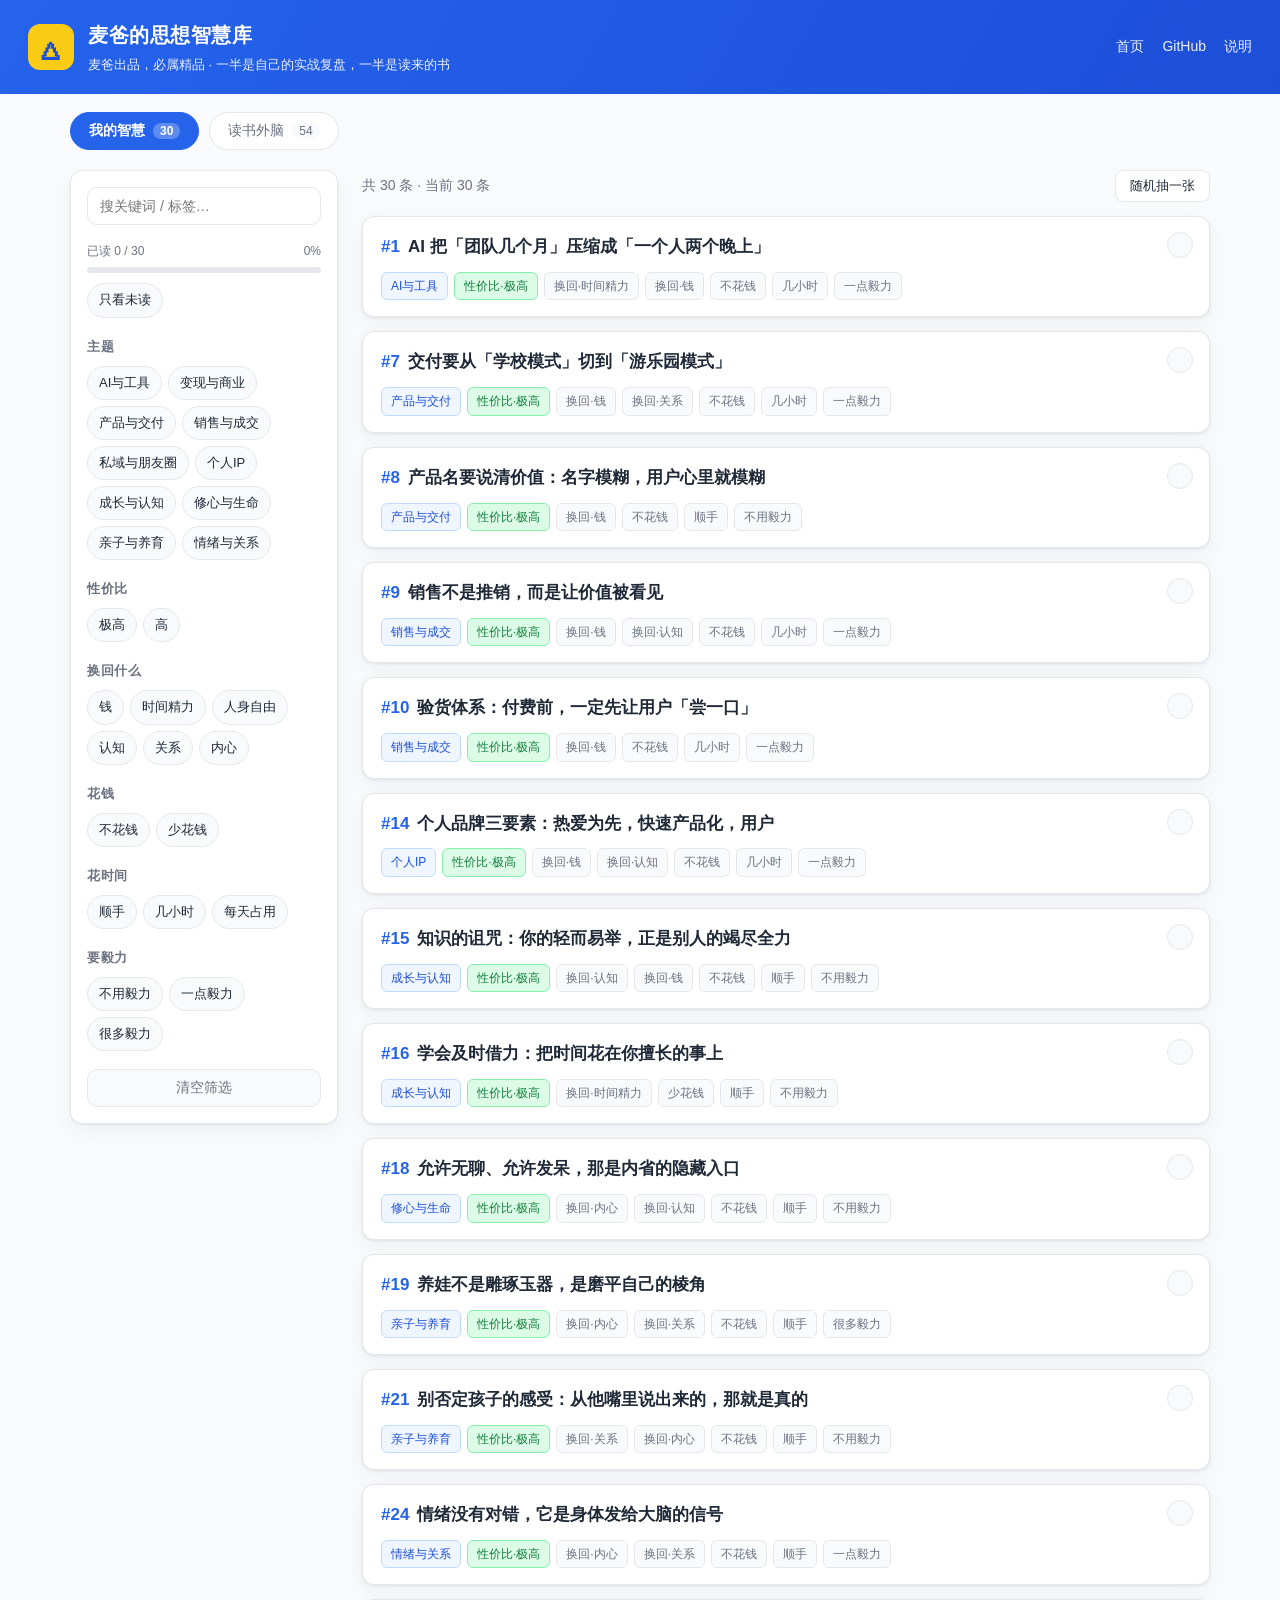
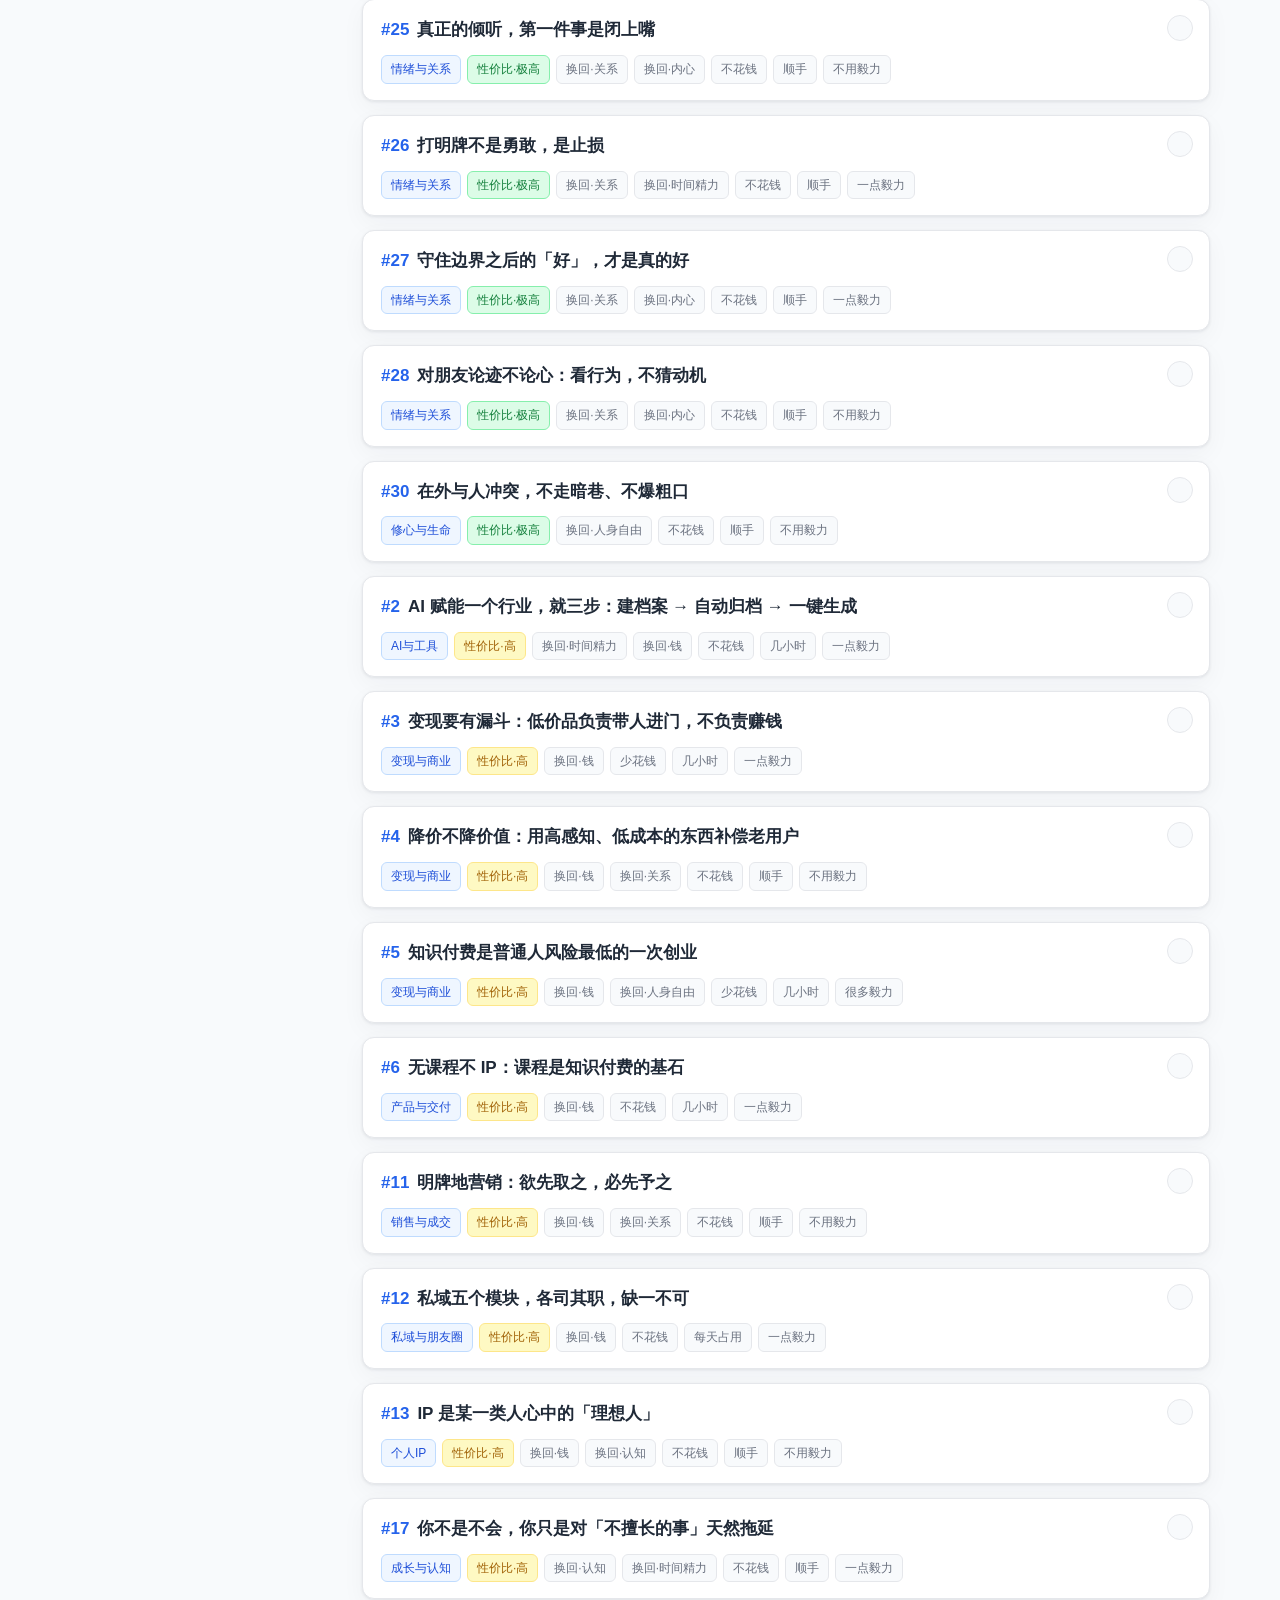
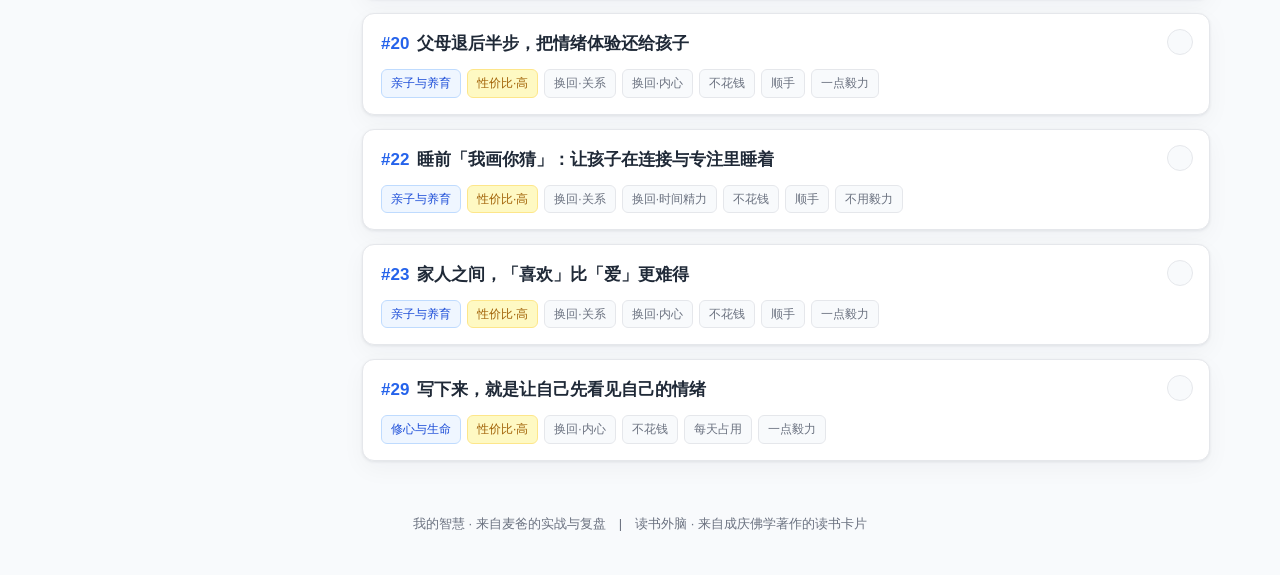
<file: index.html>
<!DOCTYPE html>
<html lang="zh-CN">
<head>
  <meta charset="UTF-8" />
  <meta name="viewport" content="width=device-width, initial-scale=1.0" />
  <title>麦爸的思想智慧库</title>
  <meta name="description" content="麦爸出品，必属精品 —— 我的智慧 + 读书外脑，一份能筛选的个人智慧合集。" />
  <link rel="stylesheet" href="assets/style.css" />
</head>
<body>
  <header class="site-header">
    <div class="brand">
      <span class="logo">🜂</span>
      <div>
        <h1>麦爸的思想智慧库</h1>
        <p class="tagline">麦爸出品，必属精品 · 一半是自己的实战复盘，一半是读来的书</p>
      </div>
    </div>
    <nav class="topnav">
      <a href="./">首页</a>
      <a href="https://github.com/xie666888/maiba-wisdom" target="_blank" rel="noopener">GitHub</a>
      <a href="README.md" target="_blank">说明</a>
    </nav>
  </header>

  <nav class="tabs" id="tabs"><!-- 双库切换由 app.js 生成 --></nav>

  <div class="layout">
    <aside class="sidebar" id="sidebar">
      <div class="search-box">
        <input type="search" id="search" placeholder="搜关键词 / 标签…" autocomplete="off" />
      </div>
      <div class="progress" id="progress"></div>
      <div id="filters"><!-- 筛选器由 app.js 动态生成 --></div>
      <button class="clear-btn" id="clearFilters">清空筛选</button>
    </aside>

    <main class="content">
      <div class="result-bar">
        <span id="count">加载中…</span>
        <div class="result-actions">
          <button class="ghost-btn" id="randomBtn" title="从当前筛选结果里随机抽一张">随机抽一张</button>
          <button class="toggle-sidebar" id="toggleSidebar">筛选 ▾</button>
        </div>
      </div>
      <ul class="entry-list" id="entryList"></ul>
      <p class="empty-hint" id="emptyHint" hidden>没有匹配的条目。去掉一个筛选条件，或换个更短的关键词。</p>
    </main>
  </div>

  <footer class="site-footer">
    <span>我的智慧 · 来自麦爸的实战与复盘　|　读书外脑 · 来自成庆佛学著作的读书卡片</span>
  </footer>

  <script src="assets/app.js"></script>
</body>
</html>
</file>
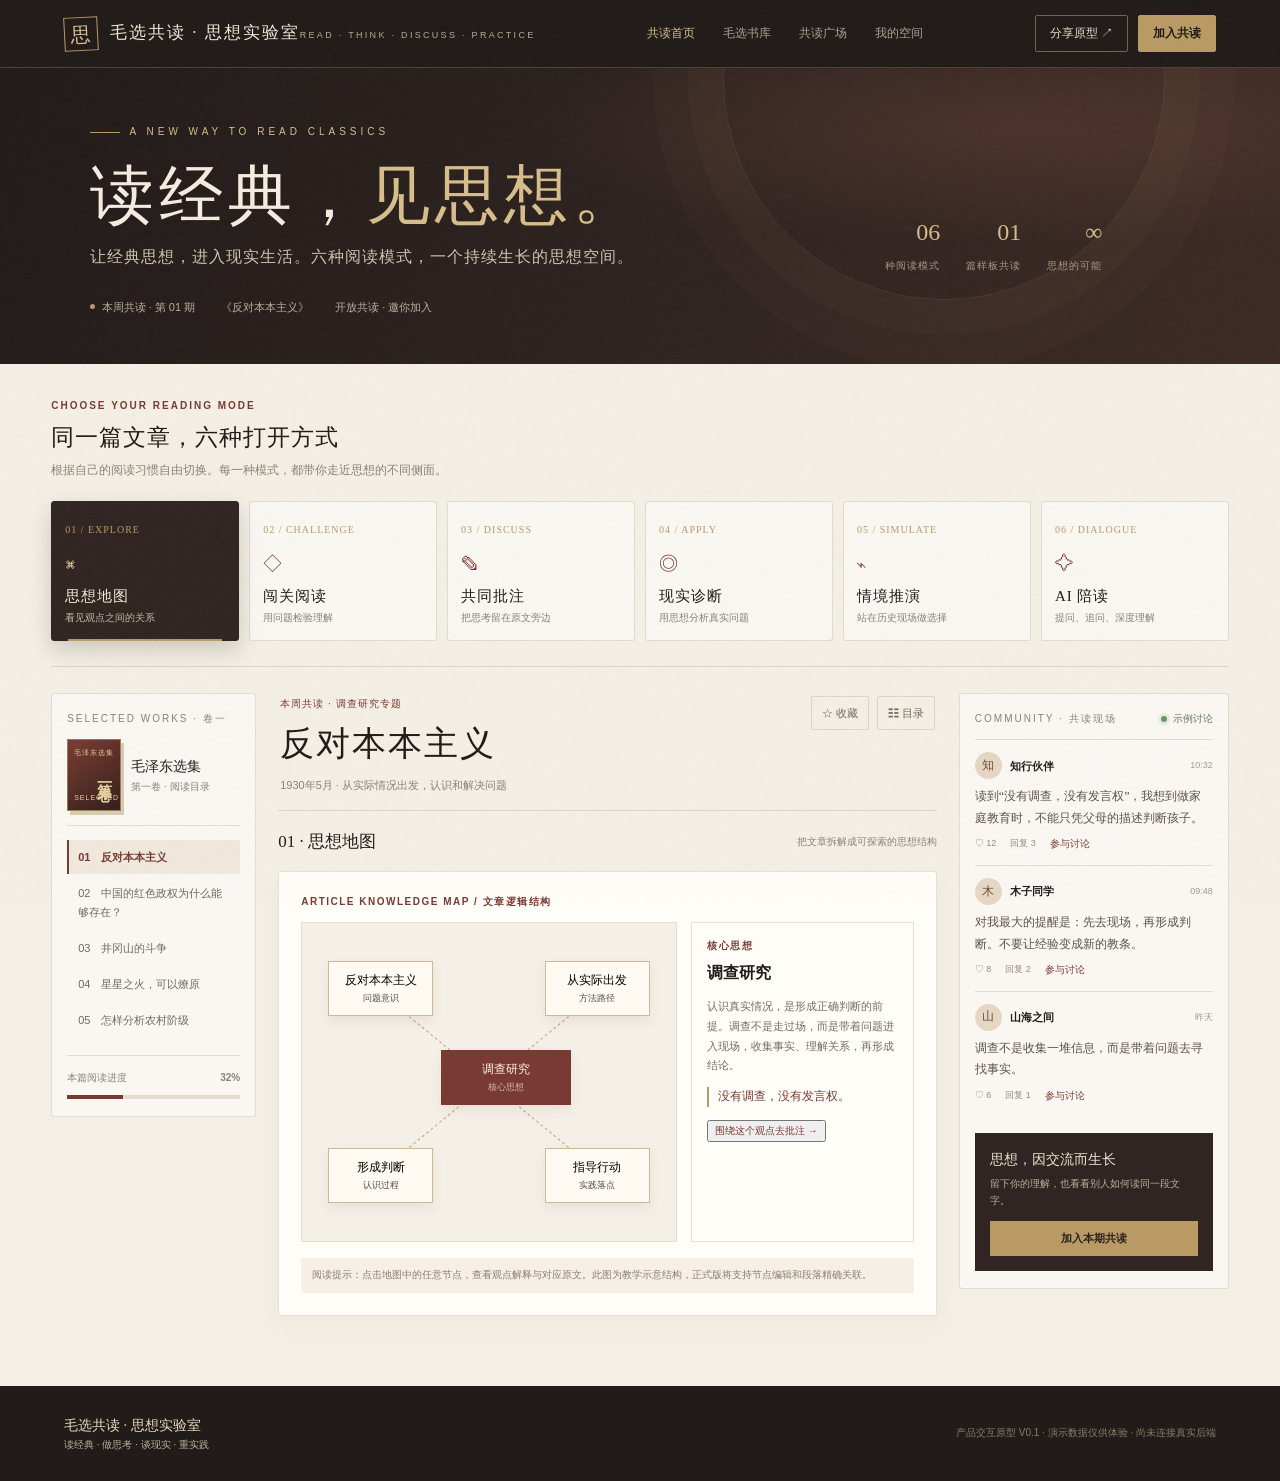
<file: maoxuan-lab/index.html>
<!DOCTYPE html>
<html lang="zh-CN">
<head>
<meta charset="UTF-8">
<meta name="viewport" content="width=device-width, initial-scale=1.0">
<meta name="theme-color" content="#211b19">
<meta name="description" content="毛选共读·思想实验室——六种阅读模式，一个思想成长空间。">
<title>毛选共读 · 思想实验室</title>
<style>
:root{--ink:#211b19;--ink2:#302724;--paper:#f4efe5;--paper2:#ebe3d5;--paper3:#e2d7c5;--gold:#b99a64;--gold2:#d7bd8b;--red:#783a32;--red2:#9d5a4d;--green:#64775d;--muted:#8b8175;--line:rgba(81,62,48,.15);--shadow:0 18px 55px rgba(42,30,22,.11);--serif:"Songti SC","STSong","Noto Serif SC",serif;--sans:-apple-system,BlinkMacSystemFont,"Segoe UI","PingFang SC","Microsoft YaHei",sans-serif}
*{box-sizing:border-box}html{scroll-behavior:smooth}body{margin:0;background:var(--paper);color:var(--ink);font-family:var(--sans);font-size:14px;line-height:1.65}button,input,textarea,select{font:inherit}button{cursor:pointer}a{color:inherit;text-decoration:none}.grain{position:fixed;inset:0;pointer-events:none;z-index:20;opacity:.11;background-image:url("data:image/svg+xml,%3Csvg viewBox='0 0 180 180' xmlns='http://www.w3.org/2000/svg'%3E%3Cfilter id='n'%3E%3CfeTurbulence type='fractalNoise' baseFrequency='.9' numOctaves='3' stitchTiles='stitch'/%3E%3C/filter%3E%3Crect width='100%25' height='100%25' filter='url(%23n)' opacity='.22'/%3E%3C/svg%3E")}
.topbar{height:68px;background:#211b19;color:#f1e8d8;display:flex;align-items:center;justify-content:space-between;padding:0 clamp(18px,5vw,76px);border-bottom:1px solid rgba(215,189,139,.24);position:sticky;top:0;z-index:15}.brand{display:flex;align-items:center;gap:12px}.seal{width:34px;height:34px;border:1px solid var(--gold);color:var(--gold2);display:grid;place-items:center;font-family:var(--serif);font-size:20px;transform:rotate(-3deg)}.brand-name{font-family:var(--serif);font-size:17px;letter-spacing:2px}.brand-sub{font-size:9px;color:#b9aa94;letter-spacing:2.3px;margin-top:1px}.nav{display:flex;gap:28px;align-items:center;color:#cfc3b0;font-size:12px}.nav a{opacity:.8;transition:.2s}.nav a:hover,.nav a.active{opacity:1;color:var(--gold2)}.nav-actions{display:flex;gap:10px;align-items:center}.ghost-dark,.join-btn{border:1px solid rgba(215,189,139,.45);background:transparent;color:#eadcc5;padding:8px 14px;border-radius:2px;font-size:12px}.join-btn{background:var(--gold);color:#211b19;border-color:var(--gold);font-weight:700}.mobile-menu{display:none;background:none;border:0;color:#eee;font-size:20px}
.hero{background:radial-gradient(ellipse at 80% 20%,rgba(155,92,68,.23),transparent 35%),linear-gradient(115deg,#211b19,#302421 60%,#3c2a24);color:#f4ecdf;padding:56px clamp(20px,7vw,110px) 48px;position:relative;overflow:hidden}.hero:before{content:"";position:absolute;width:440px;height:440px;border:1px solid rgba(215,189,139,.12);border-radius:50%;right:9%;top:-210px;box-shadow:0 0 0 35px rgba(215,189,139,.025),0 0 0 70px rgba(215,189,139,.02)}.hero:after{content:"知行合一";position:absolute;right:10%;bottom:5px;color:rgba(215,189,139,.09);font-family:var(--serif);font-size:clamp(50px,9vw,118px);letter-spacing:12px;writing-mode:vertical-rl}.hero-inner{max-width:1250px;margin:auto;position:relative;z-index:1}.eyebrow{font-size:10px;letter-spacing:4px;color:var(--gold2);text-transform:uppercase;display:flex;align-items:center;gap:10px}.eyebrow:before{content:"";width:30px;height:1px;background:var(--gold)}.hero h1{font-family:var(--serif);font-size:clamp(36px,5.2vw,64px);font-weight:500;letter-spacing:5px;margin:17px 0 10px;line-height:1.2}.hero h1 em{font-style:normal;color:var(--gold2)}.hero-copy{max-width:600px;color:#cfc2b0;font-family:var(--serif);font-size:16px;letter-spacing:1px}.hero-meta{display:flex;gap:26px;align-items:center;margin-top:27px;color:#bcae9b;font-size:11px}.hero-meta span{display:flex;align-items:center;gap:7px}.dot{width:5px;height:5px;border-radius:50%;background:var(--gold)}.hero-stats{position:absolute;right:8%;bottom:40px;display:flex;gap:26px;z-index:2}.stat{text-align:right}.stat b{font-family:var(--serif);font-size:24px;font-weight:400;color:var(--gold2);display:block}.stat small{color:#a99a87;font-size:10px;letter-spacing:1px}
.page{max-width:1360px;margin:0 auto;padding:0 clamp(16px,4vw,58px) 70px}.section-kicker{font-size:10px;color:var(--red);letter-spacing:2px;font-weight:700}.section-title{font-family:var(--serif);font-size:23px;font-weight:500;letter-spacing:1px;margin:5px 0 0}.section-desc{color:var(--muted);font-size:12px;margin-top:4px}.mode-section{padding:34px 0 25px;border-bottom:1px solid var(--line)}.mode-grid{display:grid;grid-template-columns:repeat(6,1fr);gap:10px;margin-top:20px}.mode-card{position:relative;text-align:left;background:rgba(255,255,255,.48);border:1px solid var(--line);padding:15px 13px 13px;min-height:116px;transition:.22s;color:var(--ink);border-radius:3px}.mode-card:hover{transform:translateY(-3px);box-shadow:var(--shadow);border-color:rgba(120,58,50,.4)}.mode-card.active{background:#302522;color:#f3e9d9;border-color:#302522;box-shadow:0 9px 22px rgba(36,26,21,.18)}.mode-no{font-family:var(--serif);font-size:10px;color:var(--gold);letter-spacing:1px}.mode-icon{font-size:19px;display:block;margin:8px 0 4px;color:var(--red)}.mode-card.active .mode-icon{color:var(--gold2)}.mode-name{font-family:var(--serif);font-size:15px;letter-spacing:1px}.mode-desc{font-size:10px;color:var(--muted);margin-top:2px}.mode-card.active .mode-desc{color:#c5b7a4}.mode-card.active:after{content:"";position:absolute;bottom:-1px;left:16px;right:16px;height:2px;background:var(--gold)}
.reading-layout{display:grid;grid-template-columns:205px minmax(0,1fr) 270px;gap:22px;padding-top:26px;align-items:start}.panel{background:rgba(255,255,255,.52);border:1px solid var(--line);border-radius:3px}.left-panel{padding:17px 15px;position:sticky;top:84px}.panel-label{font-size:10px;color:var(--muted);letter-spacing:2px;margin-bottom:12px}.book-mini{display:flex;gap:10px;align-items:center;padding-bottom:14px;border-bottom:1px solid var(--line)}.book-cover{width:54px;height:72px;background:linear-gradient(145deg,#7c3c32,#321f1c);color:#e6cf9f;display:flex;flex-direction:column;justify-content:space-between;padding:7px 6px;border:1px solid rgba(185,154,100,.7);box-shadow:3px 4px 0 #d7cbb8}.book-cover strong{font-family:var(--serif);font-size:15px;line-height:1.2;writing-mode:vertical-rl;letter-spacing:2px}.book-cover small{font-size:7px;letter-spacing:1px}.book-title{font-family:var(--serif);font-size:14px}.book-sub{font-size:10px;color:var(--muted)}.chapter-list{list-style:none;padding:0;margin:14px 0 0}.chapter-list li{font-size:11px;color:#71675d;padding:8px 9px;border-left:2px solid transparent;margin:2px 0;cursor:pointer}.chapter-list li.active{color:var(--red);background:#f0e8dc;border-left-color:var(--red);font-weight:700}.chapter-list li:hover{background:#f0e8dc}.progress-box{margin-top:18px;padding-top:14px;border-top:1px solid var(--line)}.progress-top{display:flex;justify-content:space-between;font-size:10px;color:var(--muted)}.progress-track{height:4px;background:#e4dbce;margin-top:8px}.progress-fill{height:100%;width:32%;background:var(--red)}
.main-panel{min-width:0}.article-head{display:flex;justify-content:space-between;gap:15px;align-items:flex-start;padding:3px 2px 16px;border-bottom:1px solid var(--line)}.article-tag{font-size:10px;color:var(--red);letter-spacing:1px}.article-title{font-family:var(--serif);font-size:clamp(24px,3vw,34px);font-weight:500;letter-spacing:2px;margin:4px 0}.article-subtitle{font-size:11px;color:var(--muted)}.article-actions{display:flex;gap:8px;flex-shrink:0}.icon-btn{border:1px solid var(--line);background:transparent;color:#74685b;padding:7px 10px;font-size:11px;border-radius:2px}.icon-btn:hover{border-color:var(--gold);color:var(--red)}.active-mode-label{margin:17px 0 14px;display:flex;align-items:center;justify-content:space-between}.active-mode-label b{font-family:var(--serif);font-size:17px;font-weight:500}.active-mode-label span{font-size:10px;color:var(--muted)}.mode-content{min-height:440px}.content-card{background:#fffdf8;border:1px solid var(--line);padding:22px;border-radius:3px;box-shadow:0 8px 25px rgba(45,34,26,.035)}.quote-block{border-left:3px solid var(--gold);padding:12px 17px;background:#f7f1e7;margin:14px 0 18px;font-family:var(--serif);font-size:20px;color:#4c312a;line-height:1.7}.small-label{font-size:10px;letter-spacing:1.5px;color:var(--red);font-weight:700}.body-copy{font-family:var(--serif);font-size:14px;line-height:2;color:#4b433b}.body-copy p{margin:10px 0}.insight-grid{display:grid;grid-template-columns:repeat(3,1fr);gap:9px;margin-top:17px}.insight{padding:12px;background:#f3eee5;border:1px solid #e9dfd0}.insight b{display:block;font-family:var(--serif);font-size:13px;margin-bottom:3px}.insight span{font-size:10px;color:var(--muted)}.mode-note{font-size:10px;color:#8b7e70;background:#f5efe5;padding:9px 11px;border-radius:2px;margin-top:16px}
.right-panel{padding:17px 15px;position:sticky;top:84px}.live-row{display:flex;align-items:center;justify-content:space-between;margin-bottom:12px}.live-indicator{font-size:10px;color:var(--green);display:flex;gap:6px;align-items:center}.live-indicator:before{content:"";width:6px;height:6px;border-radius:50%;background:#6c9564;box-shadow:0 0 0 3px rgba(108,149,100,.12)}.discussion-item{padding:12px 0;border-top:1px solid var(--line)}.user-line{display:flex;gap:8px;align-items:center}.avatar{width:27px;height:27px;border-radius:50%;background:#e5d7c4;color:#714d3b;display:grid;place-items:center;font-family:var(--serif);font-size:12px}.user-name{font-size:11px;font-weight:700}.time{font-size:9px;color:#a3988b;margin-left:auto}.discussion-text{font-family:var(--serif);font-size:12px;color:#5d5146;line-height:1.8;margin:7px 0}.discussion-actions{display:flex;gap:14px;font-size:9px;color:#958879}.text-link{color:var(--red);font-size:10px;cursor:pointer}.cta-box{background:#302522;color:#eee2d0;padding:15px;margin-top:17px}.cta-box b{font-family:var(--serif);font-size:14px;font-weight:500}.cta-box p{font-size:10px;color:#bcae9b;margin:5px 0 12px}.cta-box button{width:100%;background:var(--gold);border:0;padding:8px;color:#2b211d;font-size:11px;font-weight:700}
/* map */
.map-wrap{display:grid;grid-template-columns:minmax(0,1.35fr) minmax(180px,.8fr);gap:14px}.map-canvas{min-height:320px;background:#f5f0e7;border:1px solid #e7dccb;position:relative;overflow:hidden;padding:16px}.map-lines{position:absolute;inset:0;width:100%;height:100%;pointer-events:none}.map-node{position:absolute;border:1px solid #cbb997;background:#fffaf1;padding:9px 12px;min-width:105px;text-align:center;font-family:var(--serif);font-size:12px;box-shadow:0 5px 12px rgba(60,40,25,.08);cursor:pointer;z-index:2}.map-node.active{background:#783a32;color:#fff2df;border-color:#783a32}.map-node small{display:block;font-family:var(--sans);font-size:9px;opacity:.7}.node-center{left:37%;top:40%;min-width:130px}.node-a{left:7%;top:12%}.node-b{right:7%;top:12%}.node-c{left:7%;bottom:12%}.node-d{right:7%;bottom:12%}.node-detail{background:#fffdf8;border:1px solid var(--line);padding:15px}.node-detail h4{font-family:var(--serif);font-size:16px;margin:5px 0}.node-detail p{font-size:11px;color:#766b60;line-height:1.8}.node-detail .quote-mini{font-family:var(--serif);color:var(--red);font-size:12px;border-left:2px solid var(--gold);padding-left:9px;margin-top:10px}
/* quiz */
.quiz-top{display:flex;justify-content:space-between;align-items:center}.quiz-progress{display:flex;gap:5px}.quiz-progress i{width:24px;height:3px;background:#e6ddcf}.quiz-progress i.done{background:var(--red)}.quiz-question{font-family:var(--serif);font-size:19px;line-height:1.7;margin:19px 0 14px}.quiz-option{display:flex;gap:10px;align-items:center;border:1px solid var(--line);padding:11px 12px;margin:8px 0;background:#fffdf8;cursor:pointer;font-size:12px;transition:.15s}.quiz-option:hover{border-color:var(--gold)}.quiz-option.selected{border-color:var(--red);background:#f7eee8}.quiz-option.correct{border-color:#6d8b61;background:#edf3e9}.option-key{width:22px;height:22px;border:1px solid #d9cbb8;display:grid;place-items:center;font-family:var(--serif);color:#8a7763}.quiz-feedback{padding:12px;background:#f2eee4;font-size:11px;line-height:1.8;margin-top:12px}.primary-btn{border:0;background:var(--red);color:#fff4e6;padding:10px 18px;font-size:11px;letter-spacing:1px}.primary-btn:disabled{opacity:.35;cursor:not-allowed}.secondary-btn{border:1px solid var(--line);background:transparent;padding:9px 14px;font-size:11px;color:#75695d}
/* comments */
.comment-compose{background:#f6f1e8;border:1px solid #e8ddcc;padding:14px;margin-bottom:15px}.compose-head{display:flex;justify-content:space-between;align-items:center;margin-bottom:8px}.compose-head b{font-family:var(--serif);font-size:14px}.comment-compose textarea,.diagnosis-input,.chat-input{width:100%;border:1px solid #ded3c3;background:#fffdf8;padding:11px;resize:vertical;outline:none;font-size:12px;color:var(--ink)}.comment-compose textarea:focus,.diagnosis-input:focus,.chat-input:focus{border-color:var(--gold)}.compose-bottom{display:flex;justify-content:space-between;align-items:center;margin-top:8px}.comment-type{border:1px solid #ddd0bd;background:#fffdf8;padding:6px 8px;font-size:10px;color:#71665a}.comment-list{display:grid;gap:11px}.comment-card{border:1px solid var(--line);background:#fffdf8;padding:13px}.comment-quote{font-family:var(--serif);font-size:12px;color:var(--red);border-left:2px solid var(--gold);padding-left:9px;margin:8px 0}.comment-body{font-family:var(--serif);font-size:12px;line-height:1.85;color:#5a5047}.comment-foot{display:flex;gap:13px;margin-top:8px;font-size:10px;color:#988b7b}.comment-foot button{border:0;background:none;padding:0;color:inherit;font-size:10px}.demo-warning{font-size:10px;color:#8b6d42;background:#f7f0e1;padding:9px 11px;margin-bottom:12px}
/* diagnosis */
.form-grid{display:grid;grid-template-columns:1fr 1fr;gap:12px}.field label{font-size:10px;color:#827568;display:block;margin-bottom:5px}.field select,.field input{width:100%;padding:10px;border:1px solid #ded3c3;background:#fffdf8;color:#4c4037;font-size:11px}.diagnosis-result{margin-top:16px;border:1px solid #d9cbb6;background:#f7f1e8;padding:15px}.diagnosis-result h4{font-family:var(--serif);font-size:16px;margin:4px 0 8px}.diagnosis-result p,.diagnosis-result li{font-size:11px;line-height:1.9;color:#65594d}.diagnosis-result ul{padding-left:18px}
/* scenario */
.scenario-banner{background:linear-gradient(120deg,#302522,#52342d);color:#eee0ca;padding:18px;position:relative;overflow:hidden}.scenario-banner:after{content:"推演";position:absolute;right:12px;bottom:-20px;font-family:var(--serif);font-size:68px;color:rgba(215,189,139,.1)}.scenario-date{font-size:10px;color:var(--gold2);letter-spacing:2px}.scenario-banner h3{font-family:var(--serif);font-size:21px;font-weight:500;margin:6px 0}.scenario-banner p{font-size:11px;color:#c6b6a1;max-width:550px}.scenario-choice{width:100%;text-align:left;border:1px solid var(--line);background:#fffdf8;padding:13px;margin-top:9px;display:flex;gap:12px;align-items:flex-start}.scenario-choice:hover,.scenario-choice.selected{border-color:var(--red);background:#f7eee8}.choice-letter{font-family:var(--serif);color:var(--red);font-size:18px}.choice-text b{display:block;font-family:var(--serif);font-size:13px;font-weight:500}.choice-text small{display:block;color:#8a7d6f;font-size:10px;margin-top:3px}.scenario-result{margin-top:14px;padding:14px;background:#f2eee4;border-left:3px solid var(--gold)}.scenario-result b{font-family:var(--serif)}.scenario-result p{font-size:11px;line-height:1.9;color:#675b4f}
/* AI */
.ai-shell{display:grid;grid-template-columns:1fr;gap:12px}.ai-header{display:flex;align-items:center;gap:10px;padding:12px;background:#302522;color:#f1e5d2}.ai-orb{width:34px;height:34px;border-radius:50%;border:1px solid var(--gold);display:grid;place-items:center;color:var(--gold2);font-size:17px}.ai-header b{font-family:var(--serif);font-size:14px;font-weight:500}.ai-header small{display:block;color:#bcae9b;font-size:9px}.chat-window{height:270px;overflow:auto;padding:14px;background:#f7f2e9;border:1px solid var(--line);display:flex;flex-direction:column;gap:12px}.bubble{max-width:88%;padding:10px 12px;font-size:11px;line-height:1.85}.bubble.ai{align-self:flex-start;background:#fffdf8;border:1px solid #e8dece;color:#55493e}.bubble.user{align-self:flex-end;background:#783a32;color:#fff0df}.bubble small{display:block;font-size:9px;opacity:.65;margin-bottom:3px}.quick-prompts{display:flex;gap:7px;flex-wrap:wrap}.quick-prompts button{border:1px solid #d9cbb8;background:#fffaf2;padding:7px 9px;font-size:10px;color:#715b4a}.chat-compose{display:flex;gap:8px}.chat-compose input{flex:1;min-width:0;border:1px solid #ded3c3;background:#fffdf8;padding:10px;font-size:11px;outline:none}.chat-compose button{border:0;background:var(--red);color:#fff0df;padding:0 16px;font-size:11px}
/* modal and footer */
.modal-backdrop{position:fixed;inset:0;background:rgba(22,17,15,.62);display:none;align-items:center;justify-content:center;padding:18px;z-index:30}.modal-backdrop.show{display:flex}.modal{width:min(440px,100%);background:#f7f1e7;border:1px solid var(--gold);padding:24px;box-shadow:0 20px 70px rgba(0,0,0,.3)}.modal h3{font-family:var(--serif);font-weight:500;font-size:22px;margin:0 0 6px}.modal p{font-size:11px;color:#817365}.modal input{width:100%;padding:11px;border:1px solid #d9cbb8;background:#fffdf8;margin:10px 0 14px;outline:none}.modal-actions{display:flex;justify-content:flex-end;gap:8px}.toast{position:fixed;bottom:24px;left:50%;transform:translate(-50%,20px);opacity:0;background:#302522;color:#f2e6d3;padding:10px 17px;font-size:11px;z-index:40;transition:.25s;pointer-events:none}.toast.show{opacity:1;transform:translate(-50%,0)}.footer{background:#211b19;color:#bcae9b;padding:28px clamp(18px,5vw,76px);display:flex;justify-content:space-between;gap:15px;align-items:center;font-size:10px}.footer strong{font-family:var(--serif);font-size:14px;color:#e8d8be;font-weight:500}.footer-note{color:#887c6c}.hide{display:none!important}
@media(max-width:1080px){.reading-layout{grid-template-columns:175px minmax(0,1fr)}.right-panel{grid-column:2;position:static;display:grid;grid-template-columns:1fr 1fr;gap:0 16px}.right-panel .panel-label,.right-panel .live-row{grid-column:1/-1}.cta-box{margin-top:0}.mode-grid{grid-template-columns:repeat(3,1fr)}.hero-stats{right:5%}}
@media(max-width:720px){.topbar{height:60px;padding:0 16px}.brand-name{font-size:14px}.brand-sub{font-size:8px}.nav{display:none}.mobile-menu{display:block}.nav.open{display:flex;position:absolute;top:60px;left:0;right:0;background:#211b19;padding:16px 22px;flex-wrap:wrap;gap:18px;border-top:1px solid rgba(215,189,139,.2)}.nav-actions .ghost-dark{display:none}.hero{padding:39px 20px 38px}.hero h1{font-size:39px;letter-spacing:2px}.hero-copy{font-size:14px;max-width:90%}.hero-meta{gap:13px;flex-wrap:wrap}.hero-stats{position:relative;right:auto;bottom:auto;margin-top:22px;justify-content:flex-start}.stat{text-align:left}.hero:after{right:2%;font-size:58px}.page{padding:0 14px 42px}.mode-section{padding-top:25px}.mode-grid{grid-template-columns:repeat(2,1fr);gap:8px}.mode-card{min-height:104px;padding:12px}.reading-layout{grid-template-columns:1fr;gap:13px;padding-top:18px}.left-panel{position:static;display:none}.left-panel.mobile-show{display:block}.right-panel{grid-column:auto;display:block;position:static}.article-head{padding-bottom:12px}.article-title{font-size:27px}.article-actions{flex-direction:column}.mode-content{min-height:unset}.content-card{padding:15px}.map-wrap{grid-template-columns:1fr}.map-canvas{min-height:310px}.node-detail{min-height:120px}.insight-grid{grid-template-columns:1fr}.form-grid{grid-template-columns:1fr}.footer{display:block;line-height:2}.footer-note{margin-top:7px}.right-panel{padding:15px}.right-panel .discussion-item:nth-of-type(n+3){display:none}}
</style>
</head>
<body>
<div class="grain"></div>
<header class="topbar">
  <a class="brand" href="#top" aria-label="毛选共读首页">
    <span class="seal">思</span><span><span class="brand-name">毛选共读 · 思想实验室</span><span class="brand-sub">READ · THINK · DISCUSS · PRACTICE</span></span>
  </a>
  <nav class="nav" id="nav"><a class="active" href="#top">共读首页</a><a href="#article">毛选书库</a><a href="#community">共读广场</a><a href="#myspace" id="mySpaceLink">我的空间</a></nav>
  <div class="nav-actions"><button class="ghost-dark" id="shareBtn">分享原型 ↗</button><button class="join-btn" id="joinBtn">加入共读</button><button class="mobile-menu" id="menuBtn">☰</button></div>
</header>
<section class="hero" id="top">
  <div class="hero-inner">
    <div class="eyebrow">A NEW WAY TO READ CLASSICS</div>
    <h1>读经典，<em>见思想。</em></h1>
    <div class="hero-copy">让经典思想，进入现实生活。六种阅读模式，一个持续生长的思想空间。</div>
    <div class="hero-meta"><span><i class="dot"></i> 本周共读 · 第 01 期</span><span>《反对本本主义》</span><span>开放共读 · 邀你加入</span></div>
    <div class="hero-stats"><div class="stat"><b>06</b><small>种阅读模式</small></div><div class="stat"><b>01</b><small>篇样板共读</small></div><div class="stat"><b>∞</b><small>思想的可能</small></div></div>
  </div>
</section>
<main class="page">
  <section class="mode-section">
    <div class="section-kicker">CHOOSE YOUR READING MODE</div>
    <h2 class="section-title">同一篇文章，六种打开方式</h2>
    <div class="section-desc">根据自己的阅读习惯自由切换。每一种模式，都带你走近思想的不同侧面。</div>
    <div class="mode-grid" id="modeGrid">
      <button class="mode-card active" data-mode="map"><span class="mode-no">01 / EXPLORE</span><span class="mode-icon">⌘</span><div class="mode-name">思想地图</div><div class="mode-desc">看见观点之间的关系</div></button>
      <button class="mode-card" data-mode="game"><span class="mode-no">02 / CHALLENGE</span><span class="mode-icon">◇</span><div class="mode-name">闯关阅读</div><div class="mode-desc">用问题检验理解</div></button>
      <button class="mode-card" data-mode="notes"><span class="mode-no">03 / DISCUSS</span><span class="mode-icon">✎</span><div class="mode-name">共同批注</div><div class="mode-desc">把思考留在原文旁边</div></button>
      <button class="mode-card" data-mode="diagnosis"><span class="mode-no">04 / APPLY</span><span class="mode-icon">◎</span><div class="mode-name">现实诊断</div><div class="mode-desc">用思想分析真实问题</div></button>
      <button class="mode-card" data-mode="simulation"><span class="mode-no">05 / SIMULATE</span><span class="mode-icon">⌁</span><div class="mode-name">情境推演</div><div class="mode-desc">站在历史现场做选择</div></button>
      <button class="mode-card" data-mode="ai"><span class="mode-no">06 / DIALOGUE</span><span class="mode-icon">✧</span><div class="mode-name">AI 陪读</div><div class="mode-desc">提问、追问、深度理解</div></button>
    </div>
  </section>

  <section class="reading-layout" id="article">
    <aside class="panel left-panel" id="leftPanel">
      <div class="panel-label">SELECTED WORKS · 卷一</div>
      <div class="book-mini"><div class="book-cover"><small>毛泽东选集</small><strong>第一卷</strong><small>SELECTED</small></div><div><div class="book-title">毛泽东选集</div><div class="book-sub">第一卷 · 阅读目录</div></div></div>
      <ul class="chapter-list"><li class="active">01　反对本本主义</li><li>02　中国的红色政权为什么能够存在？</li><li>03　井冈山的斗争</li><li>04　星星之火，可以燎原</li><li>05　怎样分析农村阶级</li></ul>
      <div class="progress-box"><div class="progress-top"><span>本篇阅读进度</span><b id="progressText">32%</b></div><div class="progress-track"><div class="progress-fill" id="progressFill"></div></div></div>
    </aside>

    <section class="main-panel">
      <div class="article-head">
        <div><div class="article-tag">本周共读 · 调查研究专题</div><h2 class="article-title">反对本本主义</h2><div class="article-subtitle">1930年5月 · 从实际情况出发，认识和解决问题</div></div>
        <div class="article-actions"><button class="icon-btn" id="bookmarkBtn">☆ 收藏</button><button class="icon-btn" id="outlineBtn">☷ 目录</button></div>
      </div>
      <div class="active-mode-label"><b id="activeModeTitle">01 · 思想地图</b><span id="activeModeHint">把文章拆解成可探索的思想结构</span></div>
      <div class="mode-content" id="modeContent"></div>
    </section>

    <aside class="panel right-panel" id="community">
      <div class="live-row"><div class="panel-label" style="margin:0">COMMUNITY · 共读现场</div><div class="live-indicator">示例讨论</div></div>
      <div class="discussion-item"><div class="user-line"><div class="avatar">知</div><span class="user-name">知行伙伴</span><span class="time">10:32</span></div><div class="discussion-text">读到“没有调查，没有发言权”，我想到做家庭教育时，不能只凭父母的描述判断孩子。</div><div class="discussion-actions"><span>♡ 12</span><span>回复 3</span><span class="text-link" data-goto="notes">参与讨论</span></div></div>
      <div class="discussion-item"><div class="user-line"><div class="avatar">木</div><span class="user-name">木子同学</span><span class="time">09:48</span></div><div class="discussion-text">对我最大的提醒是：先去现场，再形成判断。不要让经验变成新的教条。</div><div class="discussion-actions"><span>♡ 8</span><span>回复 2</span><span class="text-link" data-goto="notes">参与讨论</span></div></div>
      <div class="discussion-item"><div class="user-line"><div class="avatar">山</div><span class="user-name">山海之间</span><span class="time">昨天</span></div><div class="discussion-text">调查不是收集一堆信息，而是带着问题去寻找事实。</div><div class="discussion-actions"><span>♡ 6</span><span>回复 1</span><span class="text-link" data-goto="notes">参与讨论</span></div></div>
      <div class="cta-box"><b>思想，因交流而生长</b><p>留下你的理解，也看看别人如何读同一段文字。</p><button id="joinDiscuss">加入本期共读</button></div>
    </aside>
  </section>
</main>
<footer class="footer"><div><strong>毛选共读 · 思想实验室</strong><div>读经典 · 做思考 · 谈现实 · 重实践</div></div><div class="footer-note">产品交互原型 V0.1 · 演示数据仅供体验 · 尚未连接真实后端</div></footer>

<div class="modal-backdrop" id="nicknameModal"><div class="modal"><div class="section-kicker">WELCOME TO THE READING ROOM</div><h3>先留一个称呼</h3><p>用昵称进入共读空间。当前原型仅在本浏览器保存昵称和体验记录。</p><input id="nicknameInput" maxlength="18" placeholder="输入你的昵称，例如：麦爸"><div class="modal-actions"><button class="secondary-btn" id="cancelModal">稍后再说</button><button class="primary-btn" id="saveNickname">进入共读</button></div></div></div>
<div class="toast" id="toast"></div>

<script>
const $=s=>document.querySelector(s);const $$=s=>[...document.querySelectorAll(s)];
const state={mode:'map',node:'center',quizStep:0,quizAnswers:[],scenarioChoice:null,nickname:localStorage.getItem('maoxuan_nickname')||'',comments:JSON.parse(localStorage.getItem('maoxuan_demo_comments')||'[]'),bookmarked:localStorage.getItem('maoxuan_bookmarked')==='1'};
const modeMeta={map:['01 · 思想地图','把文章拆解成可探索的思想结构'],game:['02 · 闯关阅读','完成五个任务，检验自己的理解'],notes:['03 · 金句批注与共同阅读','让每个人的思考都留在原文旁边'],diagnosis:['04 · 现实问题诊断室','把思想方法带回自己的真实问题'],simulation:['05 · 历史情境推演','进入历史情境，练习判断与选择'],ai:['06 · AI 陪读教练','通过提问和追问，走向更深的理解']};
const mapInfo={center:{title:'调查研究',type:'核心思想',desc:'认识真实情况，是形成正确判断的前提。调查不是走过场，而是带着问题进入现场，收集事实、理解关系，再形成结论。',quote:'没有调查，没有发言权。'},a:{title:'反对本本主义',type:'问题意识',desc:'不能把书本结论、外部经验和现成公式当作解决具体问题的唯一依据。理论需要在具体情境中接受检验。',quote:'从斗争中创造新局面的思想路线。'},b:{title:'从实际出发',type:'方法路径',desc:'从具体环境、具体对象和具体条件出发，避免脱离现实的主观判断。',quote:'一切结论产生于调查情况的末尾。'},c:{title:'形成判断',type:'认识过程',desc:'通过调查掌握材料，再进行比较、分析和归纳，逐步形成对问题的认识。',quote:'调查就像“十月怀胎”，解决问题就像“一朝分娩”。'},d:{title:'指导行动',type:'实践落点',desc:'调查的目的不是停留在材料堆积，而是为了找到解决问题的办法，并在实践中继续检验。',quote:'调查的目的在于解决问题。'}};
const quiz = [
  { q: "这篇文章最核心地反对哪一种倾向？", opts: ["反对一切理论学习", "脱离实际、机械照搬本本", "反对向有经验的人请教"], a: 1, why: "文章批评的是脱离实际、把书本和既有结论当成教条的倾向，并不是否定理论学习本身。" },
  { q: "“没有调查，没有发言权”强调的首先是什么？", opts: ["表达观点要有气势", "先掌握实际情况，再形成判断", "所有问题都必须做问卷"], a: 1, why: "重点是调查研究与认识、判断之间的关系。调查形式可以多样，关键是掌握真实情况。" },
  { q: "调查研究的目的是什么？", opts: ["积累尽可能多的材料", "证明自己原来的想法正确", "认识情况并解决实际问题"], a: 2, why: "调查不是为了堆积材料或寻找自我证明，而是为了认识问题、解决问题。" },
  { q: "将这篇文章用于产品创业，最合适的行动是什么？", opts: ["先访谈真实用户，观察使用场景", "先照搬竞品的成功功能", "先把所有功能都开发出来"], a: 0, why: "先接触真实用户和场景，验证问题是否存在，再决定产品方案。" },
  { q: "怎样避免把“调查研究”也变成形式主义？", opts: ["只看报告，不接触现场", "带着具体问题收集事实，并根据发现修正判断", "只找支持自己观点的材料"], a: 1, why: "调查要面向真实情况，允许事实改变原有判断。" }
];
function toast(msg){const t=$('#toast');t.textContent=msg;t.classList.add('show');clearTimeout(window.toastTimer);window.toastTimer=setTimeout(()=>t.classList.remove('show'),2300)}
function setMode(mode){state.mode=mode;$$('.mode-card').forEach(b=>b.classList.toggle('active',b.dataset.mode===mode));$('#activeModeTitle').textContent=modeMeta[mode][0];$('#activeModeHint').textContent=modeMeta[mode][1];renderMode();if(innerWidth<720)$('#modeContent').scrollIntoView({behavior:'smooth',block:'start'})}
function renderMode(){const box=$('#modeContent');if(state.mode==='map')box.innerHTML=renderMap();if(state.mode==='game')box.innerHTML=renderGame();if(state.mode==='notes')box.innerHTML=renderNotes();if(state.mode==='diagnosis')box.innerHTML=renderDiagnosis();if(state.mode==='simulation')box.innerHTML=renderSimulation();if(state.mode==='ai')box.innerHTML=renderAI();bindModeEvents()}
function renderMap(){const n=mapInfo[state.node];return `<div class="content-card"><div class="small-label">ARTICLE KNOWLEDGE MAP / 文章逻辑结构</div><div class="map-wrap" style="margin-top:12px"><div class="map-canvas"><svg class="map-lines" viewBox="0 0 600 360" preserveAspectRatio="none"><path d="M300 180 L110 70 M300 180 L490 70 M300 180 L110 290 M300 180 L490 290" stroke="#c5ad86" stroke-width="1.5" fill="none" stroke-dasharray="4 4"/><circle cx="300" cy="180" r="5" fill="#b99a64"/></svg><button class="map-node node-center ${state.node==='center'?'active':''}" data-node="center">调查研究<small>核心思想</small></button><button class="map-node node-a ${state.node==='a'?'active':''}" data-node="a">反对本本主义<small>问题意识</small></button><button class="map-node node-b ${state.node==='b'?'active':''}" data-node="b">从实际出发<small>方法路径</small></button><button class="map-node node-c ${state.node==='c'?'active':''}" data-node="c">形成判断<small>认识过程</small></button><button class="map-node node-d ${state.node==='d'?'active':''}" data-node="d">指导行动<small>实践落点</small></button></div><div class="node-detail"><div class="small-label">${n.type}</div><h4>${n.title}</h4><p>${n.desc}</p><div class="quote-mini">${n.quote}</div><button class="text-link" style="margin-top:13px" data-goto="notes">围绕这个观点去批注 →</button></div></div><div class="mode-note">阅读提示：点击地图中的任意节点，查看观点解释与对应原文。此图为教学示意结构，正式版将支持节点编辑和段落精确关联。</div></div>`}
function renderGame(){const q=quiz[state.quizStep];const selected=state.quizAnswers[state.quizStep];return `<div class="content-card"><div class="quiz-top"><div><div class="small-label">READING QUEST · 第 ${state.quizStep+1} / ${quiz.length} 关</div><div style="font-size:10px;color:#8b8175;margin-top:3px">理解文章 · 由浅入深</div></div><div class="quiz-progress">${quiz.map((_,i)=>`<i class="${i<=state.quizStep?'done':''}"></i>`).join('')}</div></div><div class="quiz-question">${q.q}</div><div>${q.opts.map((o,i)=>`<button class="quiz-option ${selected===i?'selected':''}" data-answer="${i}"><span class="option-key">${'ABC'[i]}</span><span>${o}</span></button>`).join('')}</div>${selected!==undefined?`<div class="quiz-feedback"><b>${selected===q.a?'✓ 回答正确':'再想一想'}</b><br>${q.why}</div>`:''}<div style="display:flex;justify-content:space-between;align-items:center;margin-top:16px"><span style="font-size:10px;color:#8b8175">完成挑战，点亮你的阅读进度</span><button class="primary-btn" id="quizNext" ${selected===undefined?'disabled':''}>${state.quizStep===quiz.length-1?'查看完成情况':'下一关 →'}</button></div></div>`}
function renderNotes(){const demos=[{name:'知行伙伴',avatar:'知',time:'今天 10:32',quote:'没有调查，没有发言权。',body:'做家庭教育时，不能只凭父母的描述判断孩子。要回到具体场景，看看孩子真正经历了什么。',likes:12},{name:'木子同学',avatar:'木',time:'今天 09:48',quote:'调查的目的在于解决问题。',body:'对我最大的提醒是：先去现场，再形成判断。不要让经验变成新的教条。',likes:8}];const all=[...state.comments.map(c=>({...c,local:true})),...demos];return `<div class="content-card"><div class="demo-warning">原型演示：你发布的批注会保存在当前浏览器，其他访问者暂时看不到。正式版将接入公共数据库，实现跨用户实时讨论。</div><div class="comment-compose"><div class="compose-head"><b>留下你的阅读批注</b><span class="small-label">PUBLIC NOTES</span></div><textarea id="commentInput" rows="3" placeholder="这段话让你想到什么？可以写理解、疑问、启发或实践……"></textarea><div class="compose-bottom"><select class="comment-type" id="commentType"><option>我的理解</option><option>我的疑问</option><option>我的启发</option><option>我的实践</option><option>不同意见</option></select><button class="primary-btn" id="postComment">发布批注</button></div></div><div class="small-label" style="margin-bottom:10px">本篇共读 · 精选讨论</div><div class="comment-list">${all.map(c=>`<div class="comment-card"><div class="user-line"><div class="avatar">${c.avatar||c.name.slice(0,1)}</div><span class="user-name">${escapeHTML(c.name)}</span><span class="time">${c.time||'刚刚'}</span></div>${c.quote?`<div class="comment-quote">${escapeHTML(c.quote)}</div>`:''}<div class="comment-body">${escapeHTML(c.body)}</div><div class="comment-foot"><button data-like>♡ ${c.likes||0} 赞</button><button data-reply>回复</button><span>${c.local?'本地演示记录':'公开讨论示例'}</span></div></div>`).join('')}</div></div>`}
function renderDiagnosis(){return `<div class="content-card"><div class="small-label">APPLY THE METHOD · 把思想带回现实</div><h3 style="font-family:var(--serif);font-size:20px;font-weight:500;margin:8px 0 5px">你现在最想解决什么问题？</h3><p style="font-size:11px;color:#817568;margin:0 0 17px">先描述事实，再识别关键矛盾。不要急着寻找答案。</p><div class="form-grid"><div class="field"><label>问题所属场景</label><select id="diagScene"><option>创业 / 产品</option><option>团队 / 管理</option><option>家庭 / 亲子</option><option>个人成长</option><option>学习 / 工作</option></select></div><div class="field"><label>当前最明显的卡点</label><select id="diagBlock"><option>目标不清晰</option><option>信息不足，不了解真实情况</option><option>资源有限，难以取舍</option><option>执行很多，但效果不明显</option><option>多方意见冲突</option></select></div></div><div class="field" style="margin-top:12px"><label>描述一个最近发生的具体场景</label><textarea class="diagnosis-input" id="diagText" rows="3" placeholder="尽量写清楚：发生了什么？涉及谁？你观察到哪些事实？"></textarea></div><button class="primary-btn" id="runDiagnosis" style="margin-top:13px">开始梳理问题 →</button><div id="diagnosisOutput"></div><div class="mode-note">本模块为思考辅助模板，不构成专业咨询结论。正式版将支持保存诊断报告、追踪行动结果。</div></div>`}
function renderSimulation(){return `<div class="content-card"><div class="small-label">HISTORICAL DECISION LAB · 教学情境模拟</div><div class="scenario-banner" style="margin-top:12px"><div class="scenario-date">历史情境 · 1930年前后 · 教学假设</div><h3>当你面对一个陌生而复杂的局面</h3><p>你需要为下一步行动做判断，但手头信息有限，各方说法不一。你会先做什么？</p></div><div style="font-family:var(--serif);font-size:15px;margin:16px 0 8px">请选择你认为最合理的第一步：</div><button class="scenario-choice ${state.scenarioChoice==='A'?'selected':''}" data-choice="A"><span class="choice-letter">A</span><span class="choice-text"><b>先查阅已有经验和成熟方案</b><small>参考过去的成功做法，尽快形成行动计划。</small></span></button><button class="scenario-choice ${state.scenarioChoice==='B'?'selected':''}" data-choice="B"><span class="choice-letter">B</span><span class="choice-text"><b>先进入现场，调查真实情况</b><small>接触具体对象，了解实际条件和关键困难。</small></span></button><button class="scenario-choice ${state.scenarioChoice==='C'?'selected':''}" data-choice="C"><span class="choice-letter">C</span><span class="choice-text"><b>先组织讨论，统一大家的意见</b><small>通过集体讨论，尽快形成一致方案。</small></span></button>${state.scenarioChoice?`<div class="scenario-result"><b>${state.scenarioChoice==='B'?'你选择了：先调查实际情况。':'你的选择值得进一步检验。'}</b><p>${state.scenarioChoice==='B'?'这与本篇强调的调查研究方法相吻合。先掌握事实，才能判断已有经验是否适用。':'已有经验和集体讨论都可能有价值，但如果缺少对真实情况的掌握，判断仍然可能建立在假设之上。可以考虑先补充调查，再讨论方案。'}<br><br><b>历史对照：</b>本题是现代教学情境，并非对某次真实历史会议的复原。它借用文章中的调查研究思想，帮助你检验决策顺序。</p></div>`:''}<div class="mode-note">推演说明：正式版将加入经过史料核验的具体历史案例、决策分支及结果对照。当前为思想方法练习。</div>`}
function renderAI(){return `<div class="content-card"><div class="ai-header"><div class="ai-orb">✧</div><div><b>思想陪读教练</b><small>基于文章内容的对话式阅读 · 原型模拟</small></div><span style="margin-left:auto;font-size:9px;color:#d2bd96">DEMO</span></div><div class="chat-window" id="chatWindow"><div class="bubble ai"><small>AI 陪读教练</small>你好，我是你的共读伙伴。我们可以从原文、历史背景或现实应用开始。<br><br>读《反对本本主义》，你最想弄明白哪一点？</div></div><div class="quick-prompts"><button data-prompt="用通俗的话解释“没有调查，没有发言权”。">解释这句话</button><button data-prompt="这篇文章对今天的创业者有什么启发？">联系商业实践</button><button data-prompt="请用苏格拉底式提问带我思考。">引导我思考</button><button data-prompt="这篇文章的核心逻辑是什么？">梳理核心逻辑</button></div><div class="chat-compose"><input id="chatInput" placeholder="输入你的问题……"><button id="sendChat">发送</button></div><div class="mode-note">当前为前端交互演示，回答由预设示例生成，不代表已接入真实大模型。正式版将连接知识库检索并提供原文出处。</div></div>`}
function escapeHTML(s){return String(s).replace(/[&<>"']/g,c=>({'&':'&amp;','<':'&lt;','>':'&gt;','"':'&quot;',"'":'&#39;'}[c]))}
function bindModeEvents(){ $$('.map-node').forEach(b=>b.addEventListener('click',()=>{state.node=b.dataset.node;renderMode()}));$$('[data-goto]').forEach(b=>b.addEventListener('click',()=>setMode(b.dataset.goto)));$$('[data-answer]').forEach(b=>b.addEventListener('click',()=>{state.quizAnswers[state.quizStep]=Number(b.dataset.answer);renderMode()}));const next=$('#quizNext');if(next)next.addEventListener('click',()=>{if(state.quizStep<quiz.length-1){state.quizStep++;renderMode()}else{const score=state.quizAnswers.reduce((n,a,i)=>n+(a===quiz[i].a?1:0),0);toast(`闯关完成：${score}/${quiz.length} 题答对，继续保持思考！`);state.quizStep=0;state.quizAnswers=[];renderMode()}});
const post=$('#postComment');if(post)post.addEventListener('click',()=>{const body=$('#commentInput').value.trim();if(!body){toast('先写下你的想法吧');return}if(!state.nickname){openModal();toast('先设置昵称，再发布批注');return}state.comments.unshift({name:state.nickname,avatar:state.nickname.slice(0,1),body,quote:'围绕《反对本本主义》的阅读思考',time:'刚刚',likes:0});localStorage.setItem('maoxuan_demo_comments',JSON.stringify(state.comments));renderMode();toast('批注已保存在当前浏览器')});$$('[data-like]').forEach(b=>b.addEventListener('click',()=>{b.textContent='♥ 已赞';b.style.color='var(--red)'}));$$('[data-reply]').forEach(b=>b.addEventListener('click',()=>toast('回复功能将在多人共读版本接入')));
const diag=$('#runDiagnosis');if(diag)diag.addEventListener('click',()=>{const scene=$('#diagScene').value,block=$('#diagBlock').value,desc=$('#diagText').value.trim();if(!desc){toast('请先描述一个具体场景');return}$('#diagnosisOutput').innerHTML=`<div class="diagnosis-result"><div class="small-label">初步分析 · 思考框架</div><h4>先把事实弄清楚，再决定怎么行动</h4><p><b>场景：</b>${escapeHTML(scene)}　<b>卡点：</b>${escapeHTML(block)}</p><ul><li><b>第一步 · 补充事实：</b>你已经描述了问题，但还需要区分亲眼观察到的事实、他人的转述和自己的推测。</li><li><b>第二步 · 识别关键制约：</b>当前最值得优先验证的，可能是“${escapeHTML(block)}”是否真的是问题的根源。</li><li><b>第三步 · 设计小规模调查：</b>找2—3个直接相关的人或真实场景，收集可核验的信息。</li><li><b>第四步 · 根据新事实调整行动：</b>先做一个低成本实验，再观察结果。</li></ul><p><b>下一步行动：</b>在未来48小时内，完成一次具体访谈或现场观察，并记录三条新发现。</p></div>`});
$$('[data-choice]').forEach(b=>b.addEventListener('click',()=>{state.scenarioChoice=b.dataset.choice;renderMode()}));
$$('[data-prompt]').forEach(b=>b.addEventListener('click',()=>sendAI(b.dataset.prompt)));const send=$('#sendChat');if(send)send.addEventListener('click',()=>sendAI($('#chatInput').value));const input=$('#chatInput');if(input)input.addEventListener('keydown',e=>{if(e.key==='Enter')sendAI(input.value)});
}
function sendAI(text){text=text.trim();if(!text)return;const win=$('#chatWindow');if(!win)return;const user=document.createElement('div');user.className='bubble user';user.textContent=text;win.appendChild(user);const ai=document.createElement('div');ai.className='bubble ai';ai.innerHTML='<small>AI 陪读教练 · 示例回复</small>'+escapeHTML(aiReply(text));win.appendChild(ai);win.scrollTop=win.scrollHeight;$('#chatInput').value=''}
function aiReply(q){if(q.includes('创业')||q.includes('商业'))return '放到今天的创业场景，可以理解为：不要先假设用户需要什么，而要去观察用户真实的行为、困难和决策过程。\n\n试着回答我：你最近一次产品决策，依据的是用户真实反馈，还是你自己的经验判断？\n\n提示：这是一种现代应用解读，不是原文直接讨论的商业结论。';if(q.includes('苏格拉底')||q.includes('思考'))return '我们先不急着下结论。\n\n第一个问题：你最近遇到的一个具体问题是什么？\n第二个问题：你现在掌握的哪些信息来自亲身观察，哪些来自别人的转述？\n第三个问题：如果事实与你原来的判断相反，你愿意调整判断吗？';if(q.includes('逻辑')||q.includes('核心'))return '可以先用一条线索理解：反对脱离实际的教条主义 → 强调调查研究 → 从真实情况形成判断 → 用判断指导解决问题。\n\n你可以点击“思想地图”，逐个查看这些节点之间的关系。';return '这句话可以先放回文章的问题意识中理解：认识一个具体问题，不能只依赖抽象结论或他人经验，需要了解它发生的真实条件。\n\n我想追问你：你能举出一个自己曾经“先有结论、后找证据”的例子吗？\n\n注：当前回答为原型预设示例，正式版会基于原文知识库检索并附上出处。'}
function openModal(){ $('#nicknameModal').classList.add('show');$('#nicknameInput').value=state.nickname;setTimeout(()=>$('#nicknameInput').focus(),100)}function closeModal(){ $('#nicknameModal').classList.remove('show') }
$('#modeGrid').addEventListener('click',e=>{const b=e.target.closest('[data-mode]');if(b)setMode(b.dataset.mode)});
$('#joinBtn').addEventListener('click',openModal);$('#joinDiscuss').addEventListener('click',()=>{if(!state.nickname)openModal();else{setMode('notes');toast('欢迎回来，'+state.nickname)}});$('#saveNickname').addEventListener('click',()=>{const n=$('#nicknameInput').value.trim();if(!n){toast('请输入昵称');return}state.nickname=n;localStorage.setItem('maoxuan_nickname',n);closeModal();$('#joinBtn').textContent=n;toast('欢迎加入共读，'+n)});$('#cancelModal').addEventListener('click',closeModal);$('#nicknameModal').addEventListener('click',e=>{if(e.target.id==='nicknameModal')closeModal()});$('#bookmarkBtn').addEventListener('click',()=>{state.bookmarked=!state.bookmarked;localStorage.setItem('maoxuan_bookmarked',state.bookmarked?'1':'0');$('#bookmarkBtn').textContent=state.bookmarked?'★ 已收藏':'☆ 收藏';toast(state.bookmarked?'已加入收藏':'已取消收藏')});$('#outlineBtn').addEventListener('click',()=>{$('#leftPanel').classList.toggle('mobile-show');if(innerWidth>720)toast('左侧为本卷目录')});$('#shareBtn').addEventListener('click',async()=>{try{await navigator.clipboard.writeText(location.href);toast('页面链接已复制')}catch(e){toast('复制失败，请从地址栏复制链接')}});$('#menuBtn').addEventListener('click',()=>$('#nav').classList.toggle('open'));$('#mySpaceLink').addEventListener('click',e=>{e.preventDefault();toast(state.nickname?`${state.nickname} · 阅读记录与收藏将在个人空间完整呈现`:'先加入共读，创建你的阅读档案');if(!state.nickname)openModal()});$$('[data-goto]').forEach(b=>b.addEventListener('click',()=>setMode(b.dataset.goto)));$$('.text-link[data-goto]').forEach(b=>b.addEventListener('click',()=>setMode(b.dataset.goto)));
if(state.nickname)$('#joinBtn').textContent=state.nickname;if(state.bookmarked)$('#bookmarkBtn').textContent='★ 已收藏';renderMode();
</script>
</body>
</html>
</file>
<file: assets/style.css>
:root {
  --blue: #2563eb;
  --blue-dark: #1d4ed8;
  --yellow: #facc15;
  --yellow-soft: #fef9c3;
  --ink: #1f2937;
  --ink-soft: #6b7280;
  --line: #e5e7eb;
  --bg: #ffffff;
  --bg-soft: #f8fafc;
  --green: #16a34a;
  --teal: #0f766e;
  --teal-dark: #0f5e56;
  --teal-soft: #ecfdf5;
  --teal-line: #a7f3d0;
  --radius: 12px;
  --shadow: 0 1px 3px rgba(15, 23, 42, .08), 0 8px 24px rgba(15, 23, 42, .04);
}

* { box-sizing: border-box; }

html, body {
  margin: 0;
  padding: 0;
  background: var(--bg-soft);
  color: var(--ink);
  font-family: -apple-system, BlinkMacSystemFont, "Segoe UI", "PingFang SC",
    "Hiragino Sans GB", "Microsoft YaHei", "Noto Sans CJK SC", sans-serif;
  line-height: 1.7;
  font-size: 16px;
}

a { color: var(--blue); text-decoration: none; }
a:hover { text-decoration: underline; }

/* ===== Header ===== */
.site-header {
  display: flex;
  align-items: center;
  justify-content: space-between;
  gap: 16px;
  padding: 18px 28px;
  background: linear-gradient(120deg, var(--blue) 0%, var(--blue-dark) 100%);
  color: #fff;
  flex-wrap: wrap;
}
.brand { display: flex; align-items: center; gap: 14px; }
.brand .logo {
  font-size: 30px;
  width: 46px; height: 46px;
  display: grid; place-items: center;
  background: var(--yellow);
  color: var(--blue-dark);
  border-radius: 12px;
  font-weight: 700;
}
.site-header h1 { margin: 0; font-size: 20px; letter-spacing: .5px; }
.tagline { margin: 2px 0 0; font-size: 13px; opacity: .9; }
.topnav { display: flex; gap: 18px; font-size: 14px; }
.topnav a { color: #fff; opacity: .92; }
.topnav a:hover { opacity: 1; text-decoration: underline; }

/* ===== Layout ===== */
.layout {
  display: grid;
  grid-template-columns: 268px 1fr;
  gap: 24px;
  max-width: 1180px;
  margin: 24px auto;
  padding: 0 20px;
  align-items: start;
}

/* ===== Sidebar ===== */
.sidebar {
  background: var(--bg);
  border: 1px solid var(--line);
  border-radius: var(--radius);
  padding: 16px;
  box-shadow: var(--shadow);
  position: sticky;
  top: 16px;
}
.search-box input {
  width: 100%;
  padding: 10px 12px;
  border: 1px solid var(--line);
  border-radius: 10px;
  font-size: 14px;
  outline: none;
}
.search-box input:focus { border-color: var(--blue); }

.filter-group { margin-top: 18px; }
.filter-group h3 {
  font-size: 13px;
  margin: 0 0 8px;
  color: var(--ink-soft);
  font-weight: 600;
  letter-spacing: .5px;
}
.chips { display: flex; flex-wrap: wrap; gap: 6px; }
.chip {
  font-size: 13px;
  padding: 5px 11px;
  border: 1px solid var(--line);
  border-radius: 999px;
  background: var(--bg-soft);
  color: var(--ink);
  cursor: pointer;
  user-select: none;
  transition: all .12s ease;
}
.chip:hover { border-color: var(--blue); }
.chip.active {
  background: var(--blue);
  border-color: var(--blue);
  color: #fff;
}
.clear-btn {
  margin-top: 18px;
  width: 100%;
  padding: 9px;
  border: 1px solid var(--line);
  border-radius: 10px;
  background: var(--bg-soft);
  color: var(--ink-soft);
  cursor: pointer;
  font-size: 14px;
}
.clear-btn:hover { border-color: var(--blue); color: var(--blue); }

/* ===== Content ===== */
.result-bar {
  display: flex;
  align-items: center;
  justify-content: space-between;
  margin-bottom: 14px;
  color: var(--ink-soft);
  font-size: 14px;
}
.toggle-sidebar {
  display: none;
  border: 1px solid var(--line);
  background: var(--bg);
  border-radius: 8px;
  padding: 6px 12px;
  cursor: pointer;
  font-size: 13px;
}

.entry-list { list-style: none; margin: 0; padding: 0; display: grid; gap: 14px; }
.entry {
  background: var(--bg);
  border: 1px solid var(--line);
  border-radius: var(--radius);
  box-shadow: var(--shadow);
  overflow: hidden;
}
.entry-head {
  padding: 16px 18px;
  cursor: pointer;
  display: flex;
  flex-direction: column;
  gap: 10px;
}
.entry-head:hover { background: var(--bg-soft); }
.entry-title { font-size: 17px; font-weight: 700; margin: 0; color: var(--ink); }
.entry-title .idx { color: var(--blue); margin-right: 8px; }
.badges { display: flex; flex-wrap: wrap; gap: 6px; }
.badge {
  font-size: 12px;
  padding: 3px 9px;
  border-radius: 6px;
  background: var(--bg-soft);
  border: 1px solid var(--line);
  color: var(--ink-soft);
}
.badge.theme { background: #eff6ff; border-color: #bfdbfe; color: var(--blue-dark); }
.badge.level-极高 { background: #dcfce7; border-color: #86efac; color: #15803d; }
.badge.level-高 { background: var(--yellow-soft); border-color: #fde68a; color: #a16207; }
.badge.level-一般 { background: var(--bg-soft); border-color: var(--line); color: var(--ink-soft); }

.entry-body {
  display: none;
  padding: 0 18px 18px;
  border-top: 1px dashed var(--line);
  color: var(--ink);
}
.entry.open .entry-body { display: block; }
.entry-body .inner { padding-top: 14px; }
.entry-body h3, .entry-body h4 { color: var(--blue-dark); margin: 16px 0 8px; }
.entry-body p { margin: 10px 0; }
.entry-body ul { margin: 10px 0; padding-left: 22px; }
.entry-body li { margin: 6px 0; }
.entry-body blockquote {
  margin: 12px 0;
  padding: 10px 14px;
  border-left: 4px solid var(--yellow);
  background: var(--yellow-soft);
  border-radius: 0 8px 8px 0;
  color: #713f12;
}

.empty-hint { text-align: center; color: var(--ink-soft); padding: 40px 0; }

/* ===== Footer ===== */
.site-footer {
  text-align: center;
  color: var(--ink-soft);
  font-size: 13px;
  padding: 28px 0 40px;
}

/* ===== 双库切换 Tab（我的智慧 / 读书外脑）===== */
.tabs {
  max-width: 1180px;
  margin: 18px auto -4px;
  padding: 0 20px;
  display: flex;
  gap: 10px;
  flex-wrap: wrap;
}
.tab {
  display: inline-flex;
  align-items: center;
  gap: 8px;
  border: 1px solid var(--line);
  background: var(--bg);
  color: var(--ink-soft);
  border-radius: 999px;
  padding: 9px 18px;
  font-size: 14px;
  font-family: inherit;
  cursor: pointer;
  transition: all .12s ease;
}
.tab:hover { border-color: var(--blue); color: var(--blue); }
.tab.active {
  background: var(--blue);
  border-color: var(--blue);
  color: #fff;
  font-weight: 600;
}
.tab .tab-count {
  font-size: 12px;
  padding: 1px 7px;
  border-radius: 999px;
  background: var(--bg-soft);
  color: var(--ink-soft);
}
.tab.active .tab-count { background: rgba(255, 255, 255, .26); color: #fff; }

/* ===== 已读进度 ===== */
.progress { margin-top: 16px; }
.progress-head {
  display: flex;
  justify-content: space-between;
  font-size: 12px;
  color: var(--ink-soft);
  margin-bottom: 6px;
}
.progress-track {
  height: 6px;
  border-radius: 999px;
  background: var(--line);
  overflow: hidden;
}
.progress-track i {
  display: block;
  height: 100%;
  width: 0;
  background: var(--blue);
  transition: width .2s ease;
}
.progress .chip { margin-top: 10px; display: inline-block; }

/* ===== 卡片已读态 ===== */
.entry-head { position: relative; padding-right: 54px; }
.entry.read { background: #fbfdfc; }
.entry.read .entry-title { color: var(--ink-soft); }
.read-toggle {
  position: absolute;
  top: 15px;
  right: 16px;
  width: 26px;
  height: 26px;
  border-radius: 50%;
  border: 1px solid var(--line);
  background: var(--bg-soft);
  color: transparent;
  font-size: 13px;
  line-height: 1;
  font-family: inherit;
  cursor: pointer;
  transition: all .12s ease;
}
.entry-head:hover .read-toggle { color: var(--ink-soft); border-color: var(--ink-soft); }
.entry.read .read-toggle {
  color: #fff;
  background: var(--green);
  border-color: var(--green);
}

/* ===== 结果栏按钮 ===== */
.result-actions { display: flex; align-items: center; gap: 10px; }
.ghost-btn {
  border: 1px solid var(--line);
  background: var(--bg);
  color: var(--ink);
  border-radius: 8px;
  padding: 6px 14px;
  font-size: 13px;
  font-family: inherit;
  cursor: pointer;
  transition: all .12s ease;
}
.ghost-btn:hover { border-color: var(--blue); color: var(--blue); }

/* ===== 读书外脑：青色体系，与「我的智慧」一眼区分 ===== */
.badge.book-tag {
  background: var(--teal-soft);
  border-color: var(--teal-line);
  color: var(--teal);
  font-weight: 600;
}
body[data-collection="book"] .site-header {
  background: linear-gradient(120deg, var(--teal) 0%, var(--teal-dark) 100%);
}
body[data-collection="book"] .brand .logo { color: var(--teal-dark); }
body[data-collection="book"] .tab.active,
body[data-collection="book"] .chip.active {
  background: var(--teal);
  border-color: var(--teal);
}
body[data-collection="book"] .tab:hover,
body[data-collection="book"] .chip:hover,
body[data-collection="book"] .ghost-btn:hover,
body[data-collection="book"] .clear-btn:hover {
  border-color: var(--teal);
  color: var(--teal);
}
body[data-collection="book"] .search-box input:focus { border-color: var(--teal); }
body[data-collection="book"] .entry-title .idx { color: var(--teal); }
body[data-collection="book"] .progress-track i { background: var(--teal); }
body[data-collection="book"] .entry-body h3,
body[data-collection="book"] .entry-body h4 { color: var(--teal); }
body[data-collection="book"] .entry-body blockquote {
  border-left-color: #5eead4;
  background: #f0fdfa;
  color: #134e4a;
}
.mode-book .badge.theme {
  background: var(--teal-soft);
  border-color: var(--teal-line);
  color: var(--teal);
}

/* ===== Responsive ===== */
@media (max-width: 820px) {
  .layout { grid-template-columns: 1fr; }
  .sidebar {
    position: static;
    display: none;
  }
  .sidebar.show { display: block; }
  .toggle-sidebar { display: inline-block; }
  .tabs { margin-top: 14px; }
  .entry-head { padding-right: 50px; }
}
</file>
